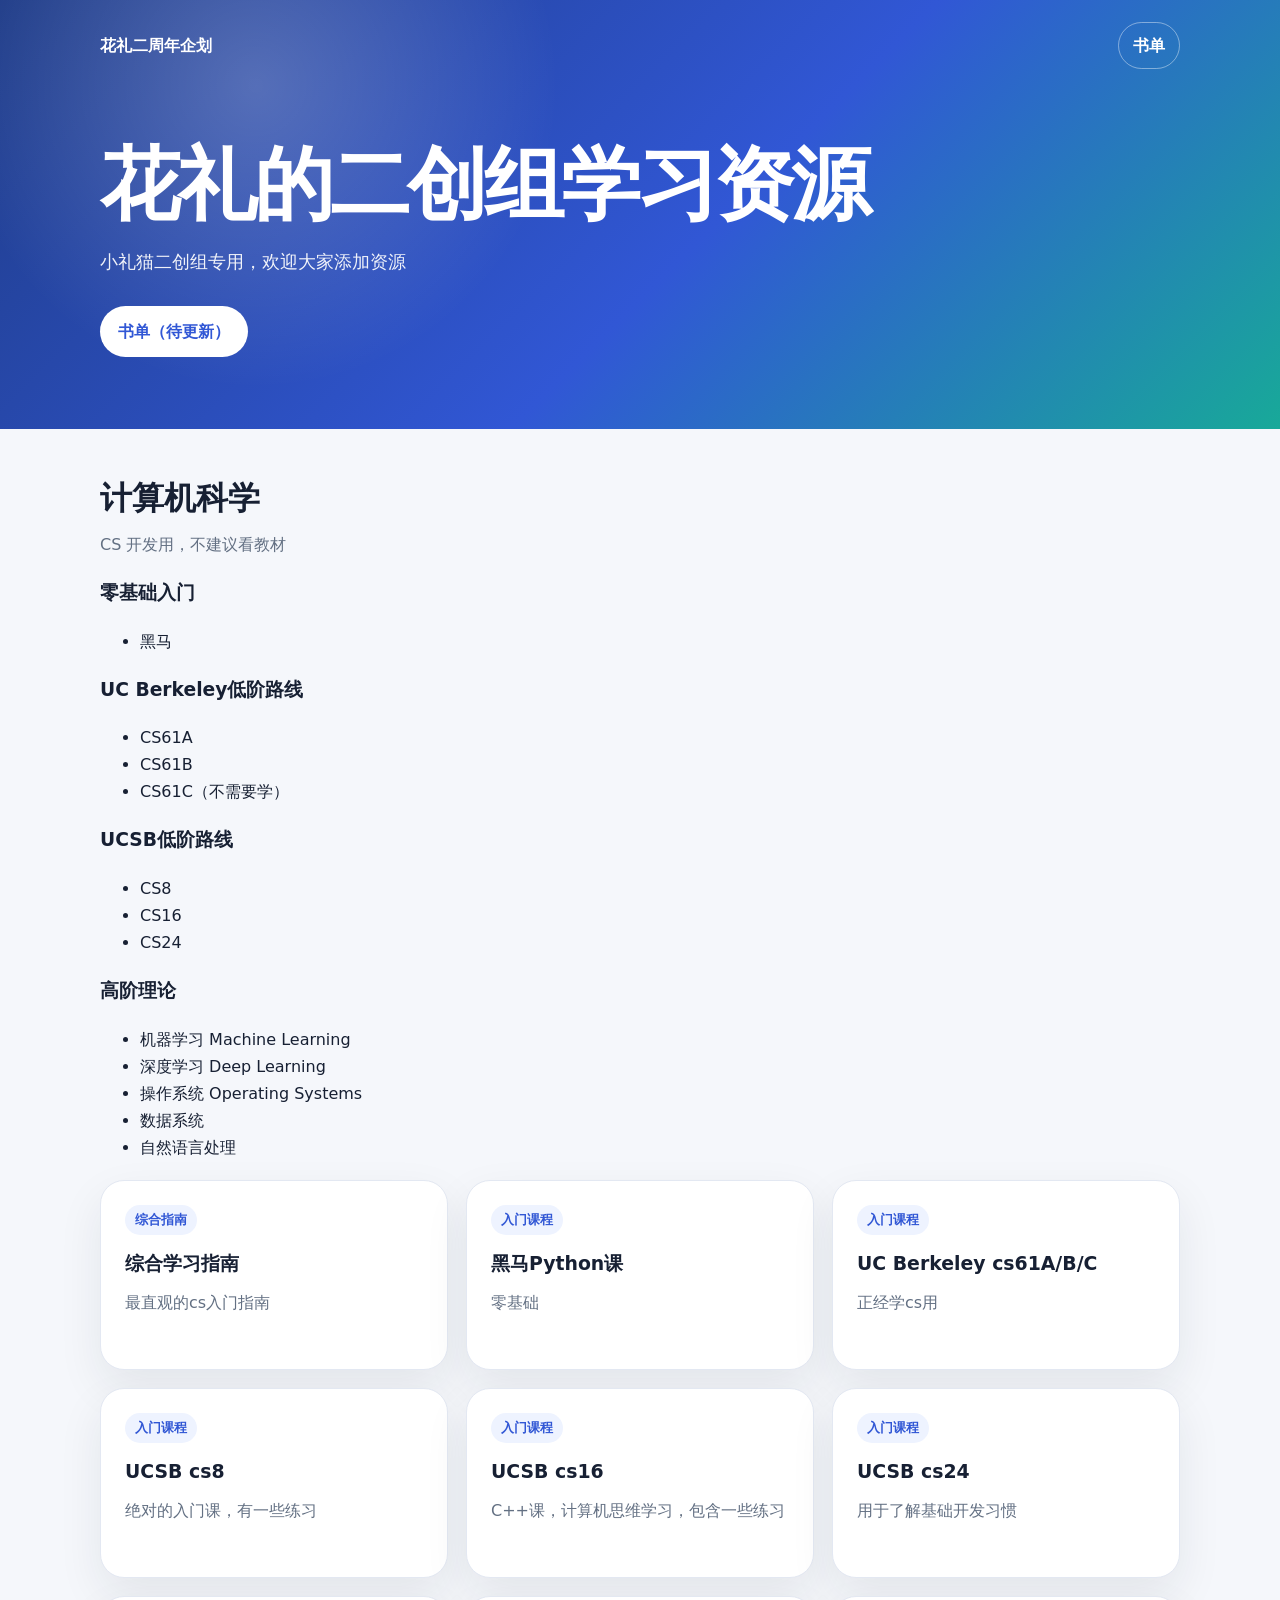
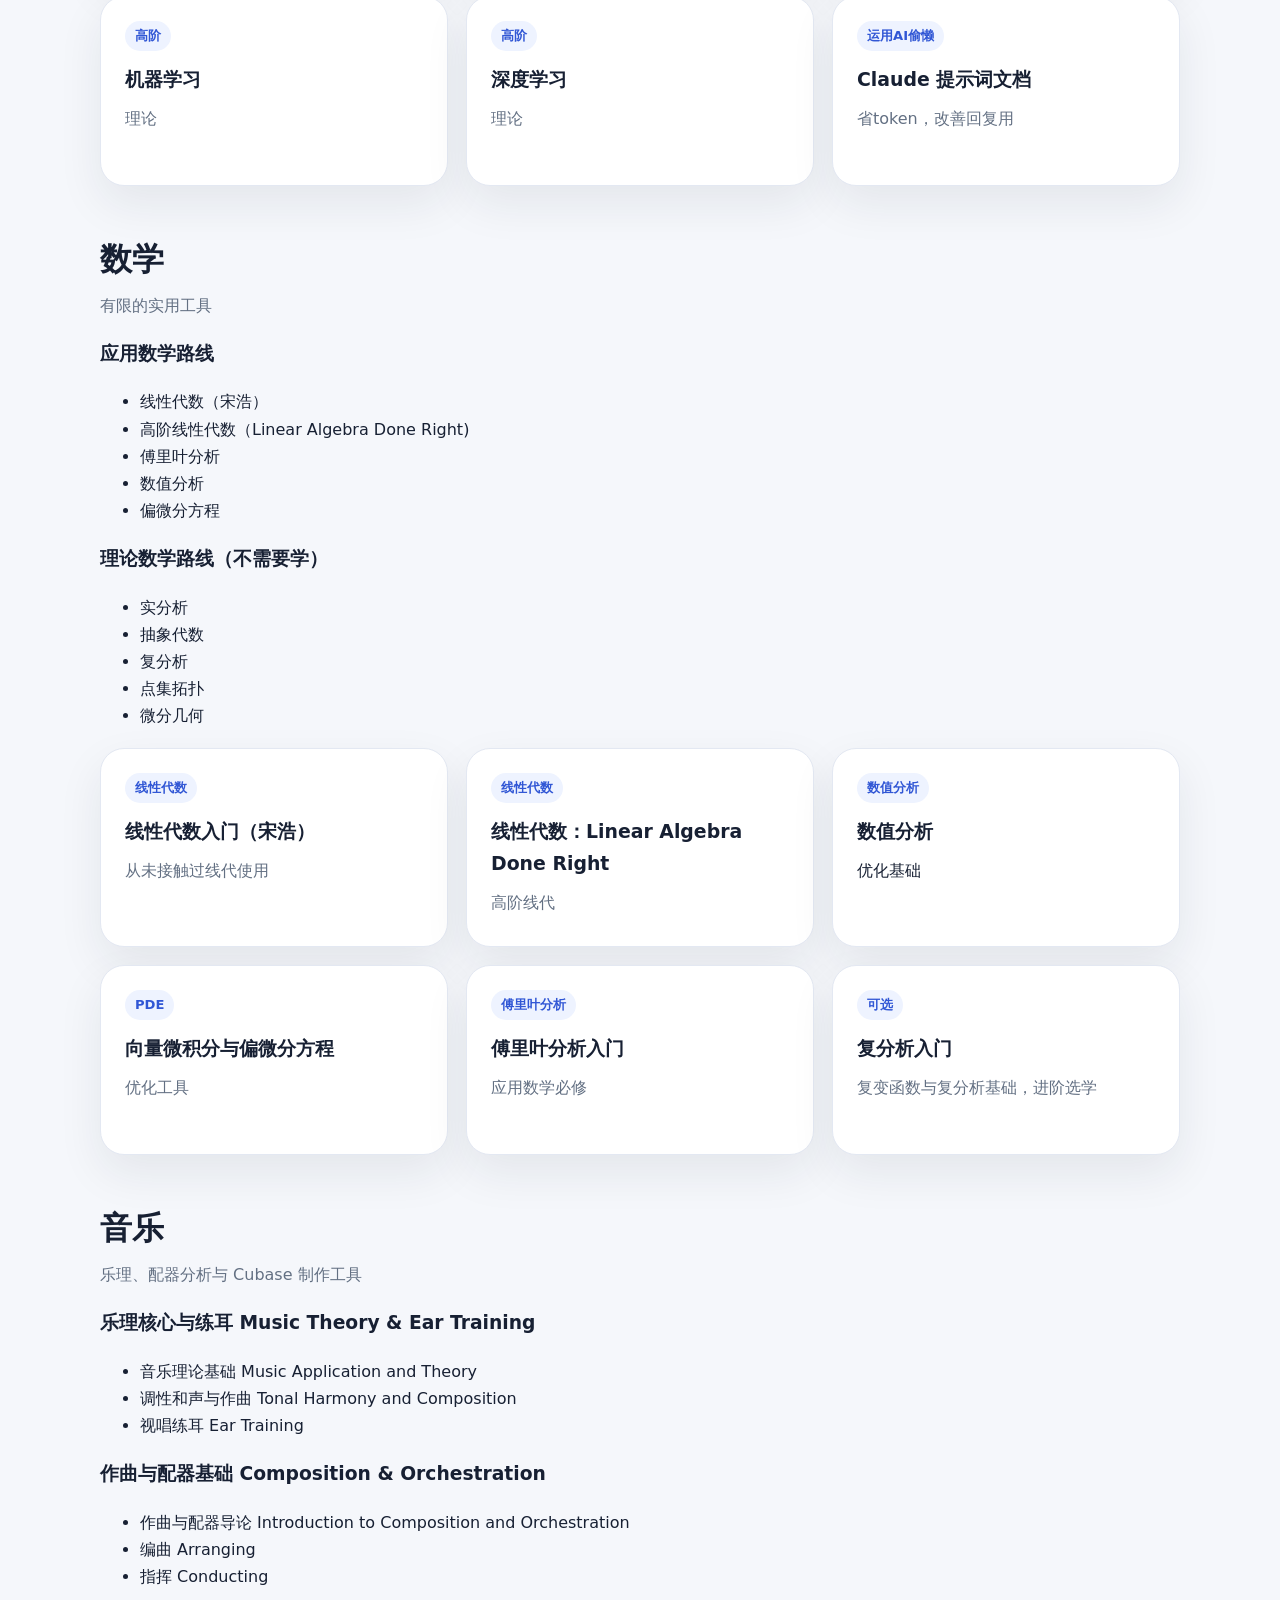
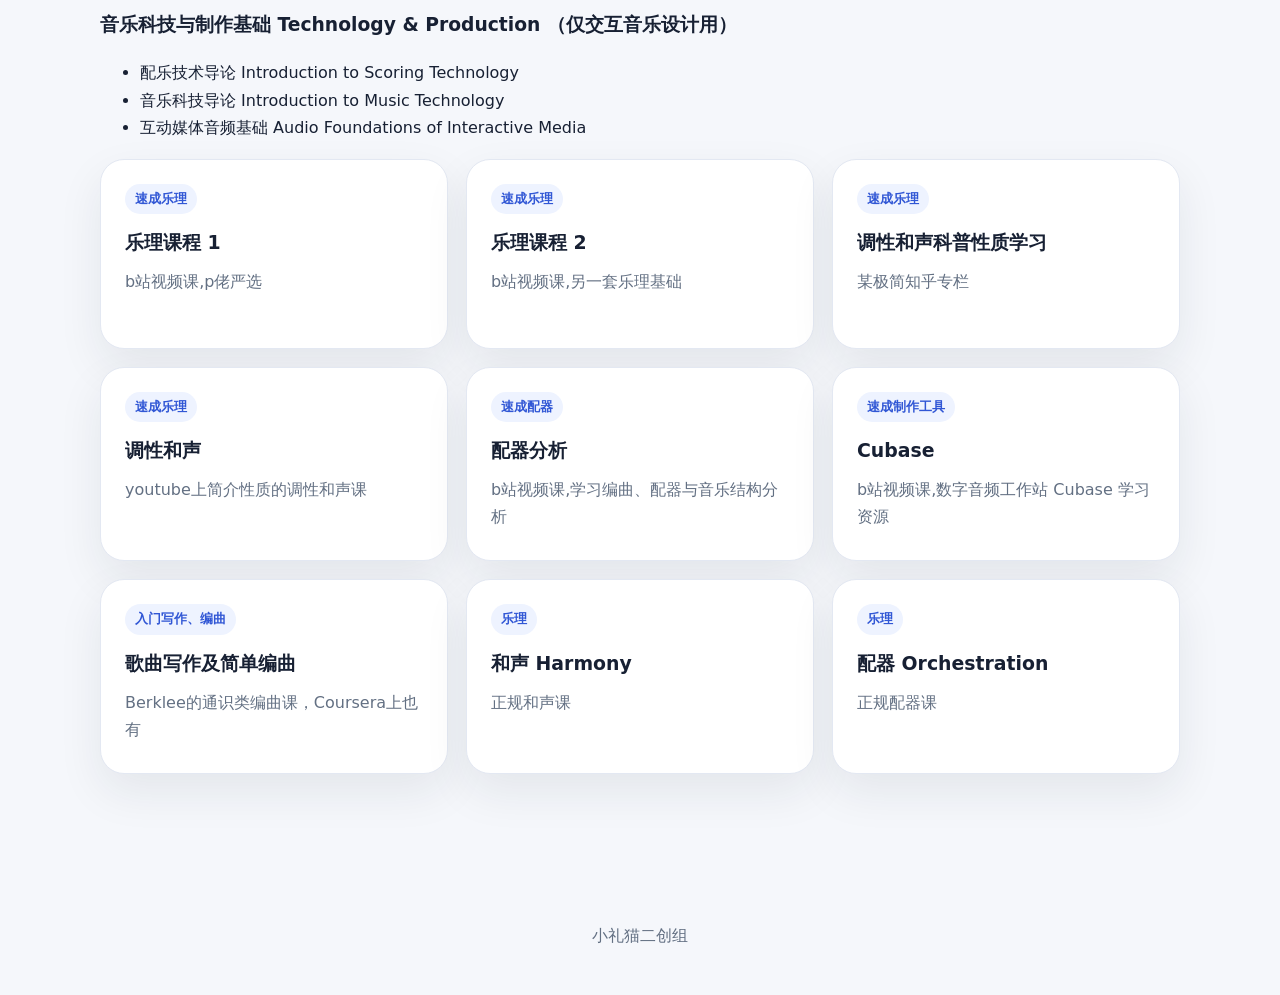
<file: index.html>
<!DOCTYPE html>
<html lang="zh-CN">
<head>
  <meta charset="UTF-8" />
  <meta name="viewport" content="width=device-width, initial-scale=1.0" />
  <title>Harei Learning</title>
  <link rel="stylesheet" href="style.css" />
</head>
<body>
  <header class="site-header">
    
    <nav class="nav container">
      <a class="logo" href="index.html">花礼二周年企划</a>
      <a class="nav-link" href="books.html">书单</a>
    </nav>

    <div class="container hero">
      <h1>花礼的二创组学习资源</h1>
      <p class="subtitle">
        小礼猫二创组专用，欢迎大家添加资源
      </p>
      <a class="button" href="books.html">书单（待更新）</a>
    </div>
  </header>

  <main class="container">
    <section class="category">
      <div class="section-heading">
        <h2>计算机科学</h2>
        <p>CS 开发用，不建议看教材</p>
        <div class="course-group">
          <h3>零基础入门</h3>
          <ul>
            <li>黑马</li>
          </ul>
          <h3>UC Berkeley低阶路线</h3>
          <ul>
            <li>CS61A</li>
            <li>CS61B</li>
            <li>CS61C（不需要学）</li>
          </ul>
      
          <h3>UCSB低阶路线</h3>
          <ul>
            <li>CS8</li>
            <li>CS16</li>
            <li>CS24</li>
          </ul>
          <h3>高阶理论</h3>
          <ul>
            <li>机器学习 Machine Learning</li>
            <li>深度学习 Deep Learning</li>
            <li>操作系统 Operating Systems</li>
            <li>数据系统</li>
            <li>自然语言处理</li>  
          </ul>
        </div>
      </div>


      <div class="link-grid">
        <a class="resource-card" href="https://csdiy.wiki/%E4%BD%BF%E7%94%A8%E6%8C%87%E5%8D%97/" target="_blank" rel="noopener noreferrer">
          <span class="tag">综合指南</span>
          <h3>综合学习指南</h3>
          <p>最直观的cs入门指南</p>
        </a>
    
        
        <a class="resource-card" href="https://www.bilibili.com/video/BV1sHU9BmEne?spm_id_from=333.788.videopod.episodes&vd_source=297a83a6a2d7774309c6f13295cf4e34" target="_blank" rel="noopener noreferrer">
          <span class="tag">入门课程</span>
          <h3>黑马Python课</h3>
          <p>零基础</p>
        </a>
        
        <a class="resource-card" href="https://www.bilibili.com/video/BV1sy411z7nA/?spm_id_from=333.337.search-card.all.click&vd_source=297a83a6a2d7774309c6f13295cf4e34" target="_blank" rel="noopener noreferrer">
          <span class="tag">入门课程</span>
          <h3>UC Berkeley cs61A/B/C</h3>
          <p>正经学cs用</p>
        </a>

        <a class="resource-card" href="https://ucsb-cs8.github.io/" target="_blank" rel="noopener noreferrer">
          <span class="tag">入门课程</span>
          <h3>UCSB cs8</h3>
          <p>绝对的入门课，有一些练习</p>
        </a>

        <a class="resource-card" href="https://ucsb-cs16.github.io/" target="_blank" rel="noopener noreferrer">
          <span class="tag">入门课程</span>
          <h3>UCSB cs16</h3>
          <p>C++课，计算机思维学习，包含一些练习</p>
        </a>

        <a class="resource-card" href="http://ucsb-cs24.github.io/" target="_blank" rel="noopener noreferrer">
          <span class="tag">入门课程</span>
          <h3>UCSB cs24</h3>
          <p>用于了解基础开发习惯</p>
        </a>
        
        <a class="resource-card" href="https://www.bilibili.com/video/BV17nVE6UEhr/?spm_id_from=333.337.search-card.all.click&vd_source=297a83a6a2d7774309c6f13295cf4e34" target="_blank" rel="noopener noreferrer">
          <span class="tag">高阶</span>
          <h3>机器学习</h3>
          <p>理论</p>
        </a>

        <a class="resource-card" href="https://www.bilibili.com/video/BV1vsoXYdEwT/?spm_id_from=333.337.search-card.all.click&vd_source=297a83a6a2d7774309c6f13295cf4e34" target="_blank" rel="noopener noreferrer">
          <span class="tag">高阶</span>
          <h3>深度学习</h3>
          <p>理论</p>
        </a>

        <a class="resource-card" href="https://platform.claude.com/docs/en/build-with-claude/prompt-engineering/claude-prompting-best-practices" target="_blank" rel="noopener noreferrer">
          <span class="tag">运用AI偷懒</span>
          <h3>Claude 提示词文档</h3>
          <p>省token，改善回复用</p>
        </a>
      </div>
    </section>

    <section class="category">
      <div class="section-heading">
        <h2>数学</h2>
        <p>有限的实用工具</p>
          <div class="course-group">
          <h3>应用数学路线</h3>
          <ul>
            <li>线性代数（宋浩）</li>
            <li>高阶线性代数（Linear Algebra Done Right)</li>
            <li>傅里叶分析</li>
            <li>数值分析</li>
            <li>偏微分方程</li>
          </ul>
      
          <h3>理论数学路线（不需要学）</h3>
          <ul>
            <li>实分析</li>
            <li>抽象代数</li>
            <li>复分析</li>
            <li>点集拓扑</li>
            <li>微分几何</li>
          </ul>
        </div>
      </div>

      <div class="link-grid">
        <a class="resource-card" href="https://www.bilibili.com/video/BV1h7pteyEww/?spm_id_from=333.337.search-card.all.click&vd_source=297a83a6a2d7774309c6f13295cf4e34" target="_blank" rel="noopener noreferrer">
          <span class="tag">线性代数</span>
          <h3>线性代数入门（宋浩）</h3>
          <p>从未接触过线代使用</p>
        </a>

        <a class="resource-card" href="https://www.bilibili.com/video/BV1b62dBxEUD/?share_source=copy_web&vd_source=6dd06aad4ed91d62788f2c6350f52027" target="_blank" rel="noopener noreferrer">
          <span class="tag">线性代数</span>
          <h3>线性代数：Linear Algebra Done Right</h3>
          <p>高阶线代</p>
        </a>

        <a class="resource-card" href="https://www.bilibili.com/video/BV1aCFFeCEW6/?spm_id_from=333.337.search-card.all.click" target="_blank" rel="noopener noreferrer">
          <span class="tag">数值分析</span>
          <h3>数值分析</h3>
          <py>优化基础</py></p>
        </a>

        <a class="resource-card" href="https://www.bilibili.com/video/BV1DpvaB8Emr/?spm_id_from=333.337.search-card.all.click&vd_source=297a83a6a2d7774309c6f13295cf4e34" target="_blank" rel="noopener noreferrer">
          <span class="tag">PDE</span>
          <h3>向量微积分与偏微分方程</h3>
          <p>优化工具</p>
        </a>

        <a class="resource-card" href="https://www.bilibili.com/video/BV1GV411e7dP/?spm_id_from=333.337.search-card.all.click" target="_blank" rel="noopener noreferrer">
          <span class="tag">傅里叶分析</span>
          <h3>傅里叶分析入门</h3>
          <p>应用数学必修</p>
        </a>

        <a class="resource-card" href="https://www.bilibili.com/video/BV1gq4y1K7m5/?spm_id_from=333.337.search-card.all.click&vd_source=297a83a6a2d7774309c6f13295cf4e34" target="_blank" rel="noopener noreferrer">
          <span class="tag">可选</span>
          <h3>复分析入门</h3>
          <p>复变函数与复分析基础，进阶选学</p>
        </a>
      </div>
    </section>

    <section class="category">
      <div class="section-heading">
        <h2>音乐</h2>
        <p>乐理、配器分析与 Cubase 制作工具</p>
        <div class="course-group">
          <h3>乐理核心与练耳 Music Theory & Ear Training</h3>
          <ul>
            <li>音乐理论基础 Music Application and Theory</li>
            <li>调性和声与作曲 Tonal Harmony and Composition</li>
            <li>视唱练耳 Ear Training</li>
          </ul>
          
          <h3>作曲与配器基础 Composition & Orchestration</h3>
          <ul>
            <li>作曲与配器导论 Introduction to Composition and Orchestration</li>
            <li>编曲 Arranging</li>
            <li>指挥 Conducting</li>
          </ul>
          
          <h3>音乐科技与制作基础 Technology & Production （仅交互音乐设计用）</h3>
          <ul>
            <li>配乐技术导论 Introduction to Scoring Technology</li>
            <li>音乐科技导论 Introduction to Music Technology</li>
            <li>互动媒体音频基础 Audio Foundations of Interactive Media</li>
          </ul>
        </div>
      </div>

      <div class="link-grid">
        <a class="resource-card" href="https://www.bilibili.com/video/BV1Hg411w7n2/?spm_id_from=333.337.search-card.all.click&vd_source=297a83a6a2d7774309c6f13295cf4e34" target="_blank" rel="noopener noreferrer">
          <span class="tag">速成乐理</span>
          <h3>乐理课程 1</h3>
          <p>b站视频课,p佬严选</p>
        </a>

        <a class="resource-card" href="https://www.bilibili.com/video/BV1Dg411c7WH/?spm_id_from=333.337.search-card.all.click&vd_source=297a83a6a2d7774309c6f13295cf4e34" target="_blank" rel="noopener noreferrer">
          <span class="tag">速成乐理</span>
          <h3>乐理课程 2</h3>
          <p>b站视频课,另一套乐理基础</p>
        </a>

        <a class="resource-card" href="https://zhuanlan.zhihu.com/p/383022527" target="_blank" rel="noopener noreferrer">
          <span class="tag">速成乐理</span>
          <h3>调性和声科普性质学习</h3>
          <p>某极简知乎专栏</p>
        </a>

        <a class="resource-card" href="https://www.youtube.com/playlist?list=PLt-Oh3MSFwB8mfyRvS0YGpLpSW8t4ci_0" target="_blank" rel="noopener noreferrer">
          <span class="tag">速成乐理</span>
          <h3>调性和声</h3>
          <p>youtube上简介性质的调性和声课</p>
        </a>
        
        <a class="resource-card" href="https://www.bilibili.com/video/BV1d7411N7nx/?spm_id_from=333.337.search-card.all.click&vd_source=297a83a6a2d7774309c6f13295cf4e34" target="_blank" rel="noopener noreferrer">
          <span class="tag">速成配器</span>
          <h3>配器分析</h3>
          <p>b站视频课,学习编曲、配器与音乐结构分析</p>
        </a>

        <a class="resource-card" href="https://www.bilibili.com/video/BV1K64y1Y7zM/?spm_id_from=333.337.search-card.all.click&vd_source=297a83a6a2d7774309c6f13295cf4e34" target="_blank" rel="noopener noreferrer">
          <span class="tag">速成制作工具</span>
          <h3>Cubase</h3>
          <p>b站视频课,数字音频工作站 Cubase 学习资源</p>
        </a>

        <a class="resource-card" href="https://www.bilibili.com/video/BV1Ps411Z7FP/?spm_id_from=333.337.search-card.all.click&vd_source=297a83a6a2d7774309c6f13295cf4e34" target="_blank" rel="noopener noreferrer">
          <span class="tag">入门写作、编曲</span>
          <h3>歌曲写作及简单编曲</h3>
          <p>Berklee的通识类编曲课，Coursera上也有</p>
        </a>
        
        <a class="resource-card" href="https://www.bilibili.com/video/BV1YA8veXEHn/?vd_source=297a83a6a2d7774309c6f13295cf4e34" target="_blank" rel="noopener noreferrer">
          <span class="tag">乐理</span>
          <h3>和声 Harmony</h3>
          <p>正规和声课</p>
        </a>

        <a class="resource-card" href="https://www.bilibili.com/video/BV13341147KF/?spm_id_from=333.337.search-card.all.click&vd_source=297a83a6a2d7774309c6f13295cf4e34" target="_blank" rel="noopener noreferrer">
          <span class="tag">乐理</span>
          <h3>配器 Orchestration</h3>
          <p>正规配器课</p>
        </a>    


        
      </div>
    </section>
  </main>

  <footer class="site-footer">
    <div class="container">
      <p>小礼猫二创组</p>
    </div>
  </footer>
</body>
</html>
</file>
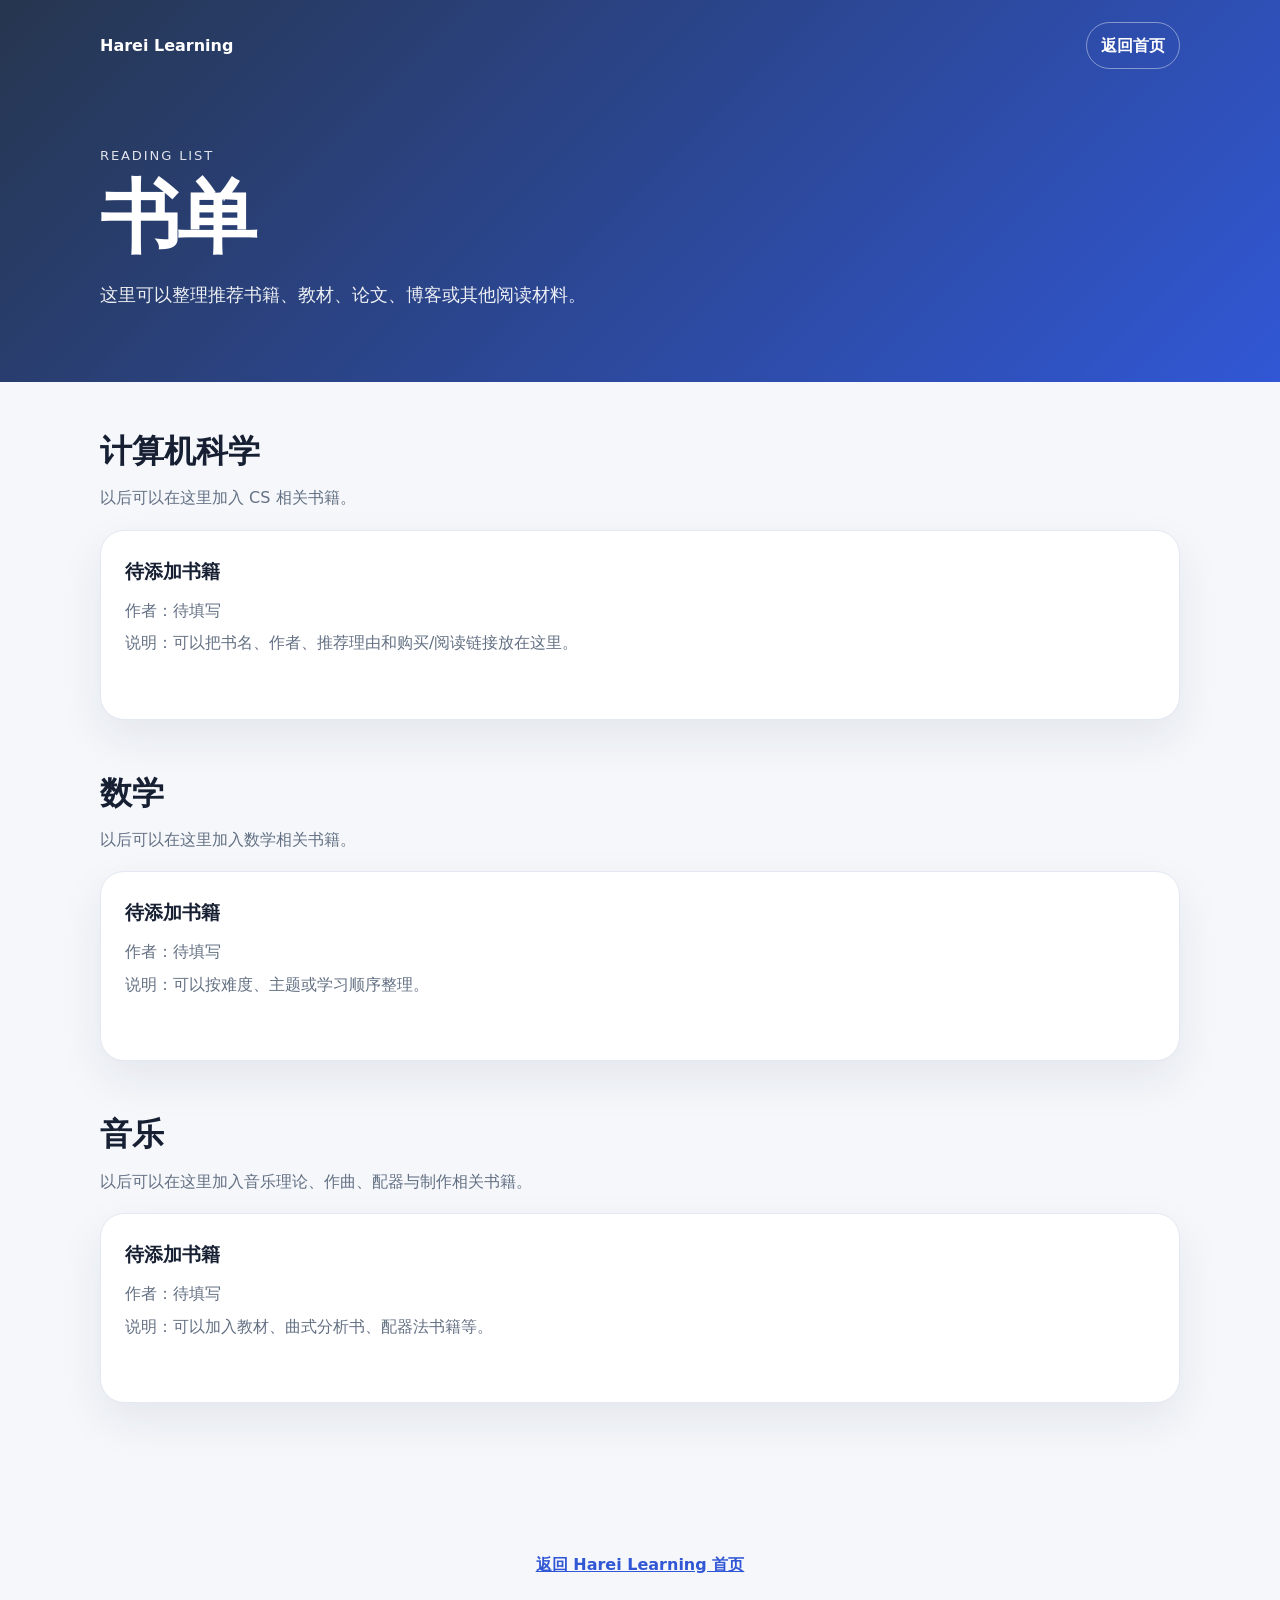
<file: books.html>
<!DOCTYPE html>
<html lang="zh-CN">
<head>
  <meta charset="UTF-8" />
  <meta name="viewport" content="width=device-width, initial-scale=1.0" />
  <title>书单 | Harei Learning</title>
  <link rel="stylesheet" href="style.css" />
</head>
<body>
  <header class="site-header small-header">
    <nav class="nav container">
      <a class="logo" href="index.html">Harei Learning</a>
      <a class="nav-link" href="index.html">返回首页</a>
    </nav>

    <div class="container hero">
      <p class="eyebrow">Reading List</p>
      <h1>书单</h1>
      <p class="subtitle">
        这里可以整理推荐书籍、教材、论文、博客或其他阅读材料。
      </p>
    </div>
  </header>

  <main class="container">
    <section class="category">
      <div class="section-heading">
        <h2>计算机科学</h2>
        <p>以后可以在这里加入 CS 相关书籍。</p>
      </div>

      <div class="book-list">
        <article class="book-card">
          <h3>待添加书籍</h3>
          <p>作者：待填写</p>
          <p>说明：可以把书名、作者、推荐理由和购买/阅读链接放在这里。</p>
        </article>
      </div>
    </section>

    <section class="category">
      <div class="section-heading">
        <h2>数学</h2>
        <p>以后可以在这里加入数学相关书籍。</p>
      </div>

      <div class="book-list">
        <article class="book-card">
          <h3>待添加书籍</h3>
          <p>作者：待填写</p>
          <p>说明：可以按难度、主题或学习顺序整理。</p>
        </article>
      </div>
    </section>

    <section class="category">
      <div class="section-heading">
        <h2>音乐</h2>
        <p>以后可以在这里加入音乐理论、作曲、配器与制作相关书籍。</p>
      </div>

      <div class="book-list">
        <article class="book-card">
          <h3>待添加书籍</h3>
          <p>作者：待填写</p>
          <p>说明：可以加入教材、曲式分析书、配器法书籍等。</p>
        </article>
      </div>
    </section>
  </main>

  <footer class="site-footer">
    <div class="container">
      <p><a href="index.html">返回 Harei Learning 首页</a></p>
    </div>
  </footer>
</body>
</html>
</file>
<file: style.css>
* {
  box-sizing: border-box;
}

:root {
  --bg: #f5f7fb;
  --text: #172033;
  --muted: #637083;
  --card: #ffffff;
  --border: #e3e8f2;
  --accent: #3157d5;
  --accent-2: #18a999;
  --shadow: 0 18px 45px rgba(23, 32, 51, 0.08);
}

body {
  margin: 0;
  font-family: ui-sans-serif, system-ui, -apple-system, BlinkMacSystemFont, "Segoe UI",
    "PingFang SC", "Hiragino Sans GB", "Microsoft YaHei", sans-serif;
  background: var(--bg);
  color: var(--text);
  line-height: 1.7;
}

.container {
  width: min(100% - 32px, 1080px);
  margin: 0 auto;
}

.site-header {
  color: white;
  background:
    radial-gradient(circle at 20% 20%, rgba(255,255,255,0.22), transparent 28%),
    linear-gradient(135deg, #1f3c88, #3157d5 55%, #18a999);
}

.small-header {
  background: linear-gradient(135deg, #26364f, #3157d5);
}

.nav {
  display: flex;
  justify-content: space-between;
  align-items: center;
  padding: 22px 0;
}

.logo,
.nav-link {
  color: white;
  text-decoration: none;
  font-weight: 700;
}

.nav-link {
  padding: 9px 14px;
  border: 1px solid rgba(255,255,255,0.42);
  border-radius: 999px;
}

.hero {
  padding: 54px 0 72px;
}

.eyebrow {
  margin: 0 0 10px;
  text-transform: uppercase;
  letter-spacing: 0.14em;
  font-size: 0.82rem;
  opacity: 0.86;
}

h1 {
  margin: 0;
  font-size: clamp(2.6rem, 8vw, 5rem);
  line-height: 1;
  letter-spacing: -0.04em;
}

.subtitle {
  max-width: 780px;
  margin: 22px 0 0;
  font-size: 1.12rem;
  opacity: 0.92;
}

.button {
  display: inline-block;
  margin-top: 28px;
  padding: 12px 18px;
  background: white;
  color: var(--accent);
  border-radius: 999px;
  text-decoration: none;
  font-weight: 800;
}

main {
  padding: 42px 0 56px;
}

.category {
  margin-bottom: 46px;
}

.section-heading {
  margin-bottom: 18px;
}

.section-heading h2 {
  margin: 0;
  font-size: 2rem;
}

.section-heading p {
  margin: 6px 0 0;
  color: var(--muted);
}

.link-grid {
  display: grid;
  grid-template-columns: repeat(auto-fit, minmax(260px, 1fr));
  gap: 18px;
}

.resource-card,
.book-card {
  display: block;
  min-height: 190px;
  padding: 24px;
  background: var(--card);
  border: 1px solid var(--border);
  border-radius: 24px;
  box-shadow: var(--shadow);
}

.resource-card {
  color: inherit;
  text-decoration: none;
  transition: transform 0.16s ease, border-color 0.16s ease, box-shadow 0.16s ease;
}

.resource-card:hover {
  transform: translateY(-4px);
  border-color: var(--accent);
  box-shadow: 0 18px 42px rgba(49, 87, 213, 0.14);
}

.tag {
  display: inline-block;
  margin-bottom: 12px;
  padding: 4px 10px;
  border-radius: 999px;
  background: #eef3ff;
  color: var(--accent);
  font-size: 0.82rem;
  font-weight: 800;
}

.resource-card h3,
.book-card h3 {
  margin: 0 0 10px;
  font-size: 1.18rem;
}

.resource-card p,
.book-card p {
  margin: 0.35rem 0;
  color: var(--muted);
}

.book-list {
  display: grid;
  gap: 18px;
}

.site-footer {
  padding: 30px 0;
  color: var(--muted);
  text-align: center;
}

.site-footer a {
  color: var(--accent);
  font-weight: 700;
}

@media (max-width: 620px) {
  .nav {
    align-items: flex-start;
    gap: 12px;
    flex-direction: column;
  }

  .hero {
    padding: 38px 0 54px;
  }

  .resource-card,
  .book-card {
    min-height: auto;
    border-radius: 18px;
  }
}
</file>
